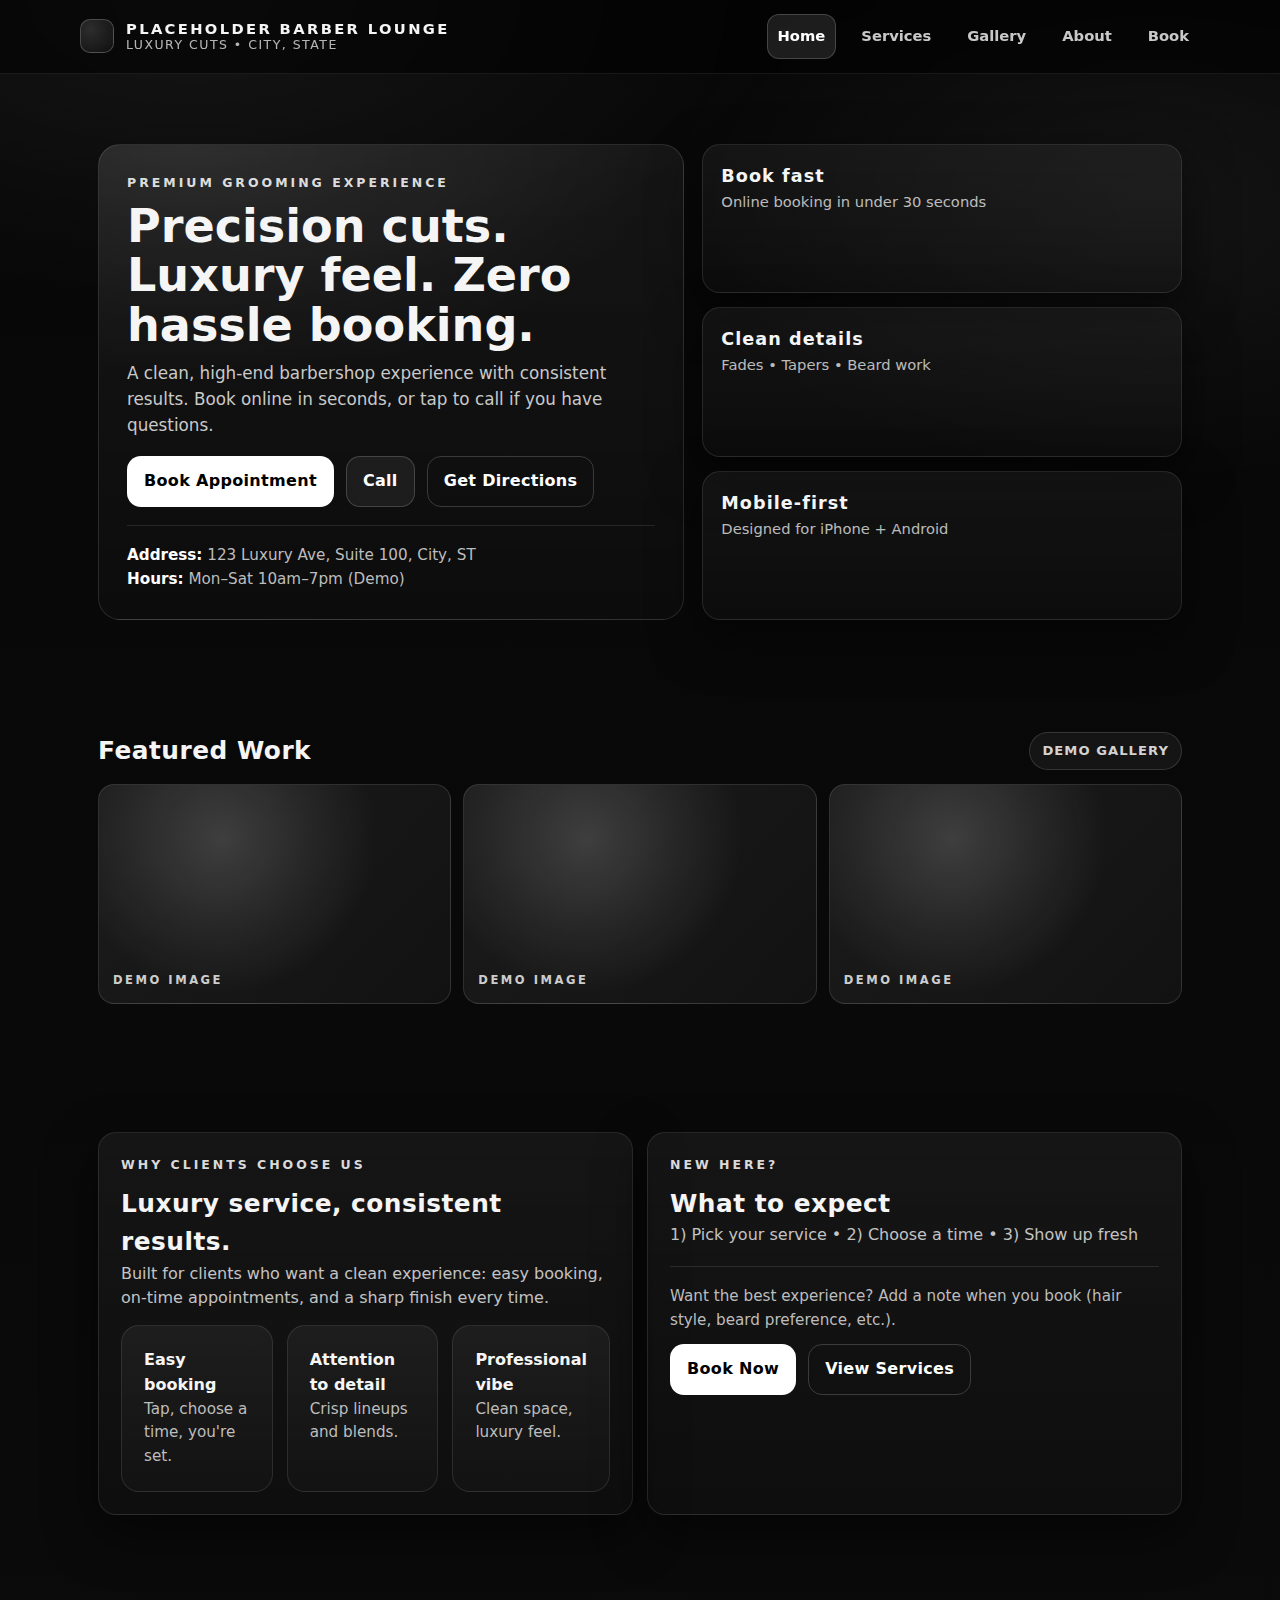
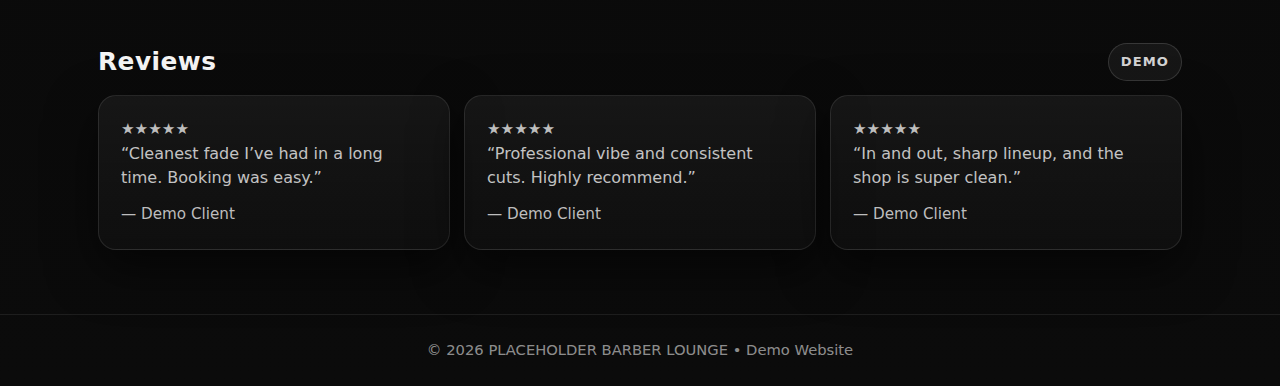
<file: index.html>
<!doctype html>
<html lang="en">
<head>
  <meta charset="UTF-8" />
  <meta name="viewport" content="width=device-width, initial-scale=1.0" />
  <title>Black & White Barber Lounge | Demo</title>
  <meta name="description" content="Luxury black & white barber website demo. Booking, services, gallery, location, and mobile-first design." />
  <link rel="stylesheet" href="styles.css" />
</head>
<body>

<header>
  <div class="container header-inner">
    <a class="brand" href="index.html">
      <div class="logo-mark" aria-hidden="true"></div>
      <div class="brand-text">
        <div class="brand-name">PLACEHOLDER BARBER LOUNGE</div>
        <div class="brand-sub">Luxury Cuts • City, State</div>
      </div>
    </a>

    <nav>
      <a class="active" href="index.html">Home</a>
      <a href="services.html">Services</a>
      <a href="gallery.html">Gallery</a>
      <a href="about.html">About</a>
      <a href="booking.html">Book</a>
    </nav>
  </div>
</header>

<main>
  <section class="hero">
    <div class="container hero-grid">
      <div class="hero-card">
        <div class="kicker">Premium grooming experience</div>
        <h1>Precision cuts. Luxury feel. Zero hassle booking.</h1>
        <p>
          A clean, high-end barbershop experience with consistent results.
          Book online in seconds, or tap to call if you have questions.
        </p>

        <div class="hero-actions">
          <a class="btn primary" id="bookBtn" href="booking.html">Book Appointment</a>
          <a class="btn" id="callBtn">Call</a>
          <a class="btn ghost" id="directionsBtn" target="_blank" rel="noopener">Get Directions</a>
        </div>

        <hr class="sep" />

        <div class="small">
          <strong style="color:#fff">Address:</strong> 123 Luxury Ave, Suite 100, City, ST<br>
          <strong style="color:#fff">Hours:</strong> Mon–Sat 10am–7pm (Demo)
        </div>
      </div>

      <div class="hero-side">
        <div class="card pad stat">
          <strong>Book fast</strong>
          <span>Online booking in under 30 seconds</span>
        </div>
        <div class="card pad stat">
          <strong>Clean details</strong>
          <span>Fades • Tapers • Beard work</span>
        </div>
        <div class="card pad stat">
          <strong>Mobile-first</strong>
          <span>Designed for iPhone + Android</span>
        </div>
      </div>
    </div>
  </section>

  <section class="section">
    <div class="container">
      <div class="title-row">
        <h2>Featured Work</h2>
        <span class="pill">Demo Gallery</span>
      </div>

      <div class="gallery-grid">
        <div class="ph"></div>
        <div class="ph"></div>
        <div class="ph"></div>
      </div>
    </div>
  </section>

  <section class="section">
    <div class="container grid-2">
      <div class="card pad">
        <div class="kicker">Why clients choose us</div>
        <h2 style="margin-top:10px">Luxury service, consistent results.</h2>
        <p>
          Built for clients who want a clean experience: easy booking, on-time appointments,
          and a sharp finish every time.
        </p>
        <div class="grid-3" style="margin-top:14px">
          <div class="card pad" style="box-shadow:none">
            <strong>Easy booking</strong>
            <div class="small">Tap, choose a time, you're set.</div>
          </div>
          <div class="card pad" style="box-shadow:none">
            <strong>Attention to detail</strong>
            <div class="small">Crisp lineups and blends.</div>
          </div>
          <div class="card pad" style="box-shadow:none">
            <strong>Professional vibe</strong>
            <div class="small">Clean space, luxury feel.</div>
          </div>
        </div>
      </div>

      <div class="card pad">
        <div class="kicker">New here?</div>
        <h2 style="margin-top:10px">What to expect</h2>
        <p>1) Pick your service • 2) Choose a time • 3) Show up fresh</p>
        <hr class="sep" />
        <p class="small">
          Want the best experience? Add a note when you book (hair style, beard preference, etc.).
        </p>
        <div style="display:flex;gap:12px;flex-wrap:wrap;margin-top:10px">
          <a class="btn primary" href="booking.html">Book Now</a>
          <a class="btn ghost" href="services.html">View Services</a>
        </div>
      </div>
    </div>
  </section>

  <section class="section">
    <div class="container">
      <div class="title-row">
        <h2>Reviews</h2>
        <span class="pill">Demo</span>
      </div>

      <div class="grid-3">
        <div class="card pad">
          <div class="small">★★★★★</div>
          <p>“Cleanest fade I’ve had in a long time. Booking was easy.”</p>
          <div class="small">— Demo Client</div>
        </div>
        <div class="card pad">
          <div class="small">★★★★★</div>
          <p>“Professional vibe and consistent cuts. Highly recommend.”</p>
          <div class="small">— Demo Client</div>
        </div>
        <div class="card pad">
          <div class="small">★★★★★</div>
          <p>“In and out, sharp lineup, and the shop is super clean.”</p>
          <div class="small">— Demo Client</div>
        </div>
      </div>
    </div>
  </section>
</main>

<!-- sticky mobile CTA -->
<a class="mobile-book" href="booking.html">Book Appointment</a>

<footer>
  <div class="container">
    © <span id="y"></span> PLACEHOLDER BARBER LOUNGE • Demo Website
  </div>
</footer>

<script>
  // year
  document.getElementById("y").textContent = new Date().getFullYear();

  // SMART CALL + MAPS (one button each)
  (function () {
    const phoneNumber = "+10000000000"; // TODO replace
    const address = "123 Luxury Ave Suite 100, City, ST"; // TODO replace

    const appleMaps = "https://maps.apple.com/?daddr=" + encodeURIComponent(address);
    const googleMaps = "https://www.google.com/maps/dir/?api=1&destination=" + encodeURIComponent(address);

    const isApple = /iPhone|iPad|iPod|Macintosh/.test(navigator.userAgent);

    const callBtn = document.getElementById("callBtn");
    if (callBtn) callBtn.href = "tel:" + phoneNumber;

    const dirBtn = document.getElementById("directionsBtn");
    if (dirBtn) dirBtn.href = isApple ? appleMaps : googleMaps;
  })();
</script>

</body>
</html>
</file>
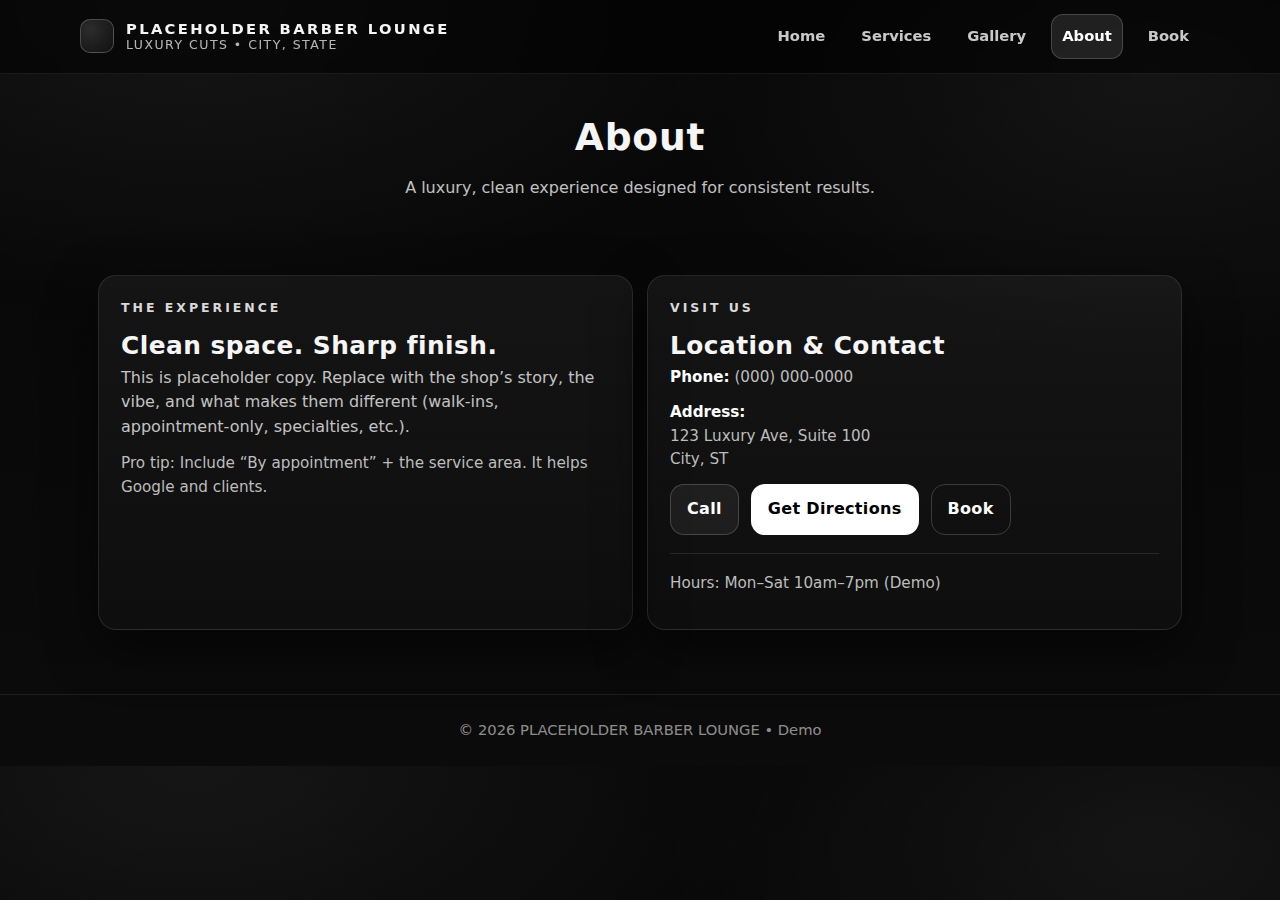
<file: about.html>
<!doctype html>
<html lang="en">
<head>
  <meta charset="UTF-8" />
  <meta name="viewport" content="width=device-width, initial-scale=1.0" />
  <title>About | Demo Barber Lounge</title>
  <link rel="stylesheet" href="styles.css" />
</head>
<body>

<header>
  <div class="container header-inner">
    <a class="brand" href="index.html">
      <div class="logo-mark" aria-hidden="true"></div>
      <div class="brand-text">
        <div class="brand-name">PLACEHOLDER BARBER LOUNGE</div>
        <div class="brand-sub">Luxury Cuts • City, State</div>
      </div>
    </a>

    <nav>
      <a href="index.html">Home</a>
      <a href="services.html">Services</a>
      <a href="gallery.html">Gallery</a>
      <a class="active" href="about.html">About</a>
      <a href="booking.html">Book</a>
    </nav>
  </div>
</header>

<main>
  <div class="page-title container">
    <h1>About</h1>
    <p>A luxury, clean experience designed for consistent results.</p>
  </div>

  <section class="section">
    <div class="container grid-2">
      <div class="card pad">
        <div class="kicker">The experience</div>
        <h2 style="margin-top:10px">Clean space. Sharp finish.</h2>
        <p>
          This is placeholder copy. Replace with the shop’s story, the vibe, and what makes
          them different (walk-ins, appointment-only, specialties, etc.).
        </p>
        <p class="small">
          Pro tip: Include “By appointment” + the service area. It helps Google and clients.
        </p>
      </div>

      <div class="card pad">
        <div class="kicker">Visit us</div>
        <h2 style="margin-top:10px">Location & Contact</h2>

        <p class="small"><strong style="color:#fff">Phone:</strong> (000) 000-0000</p>
        <p class="small">
          <strong style="color:#fff">Address:</strong><br>
          123 Luxury Ave, Suite 100<br>
          City, ST
        </p>

        <div style="display:flex;gap:12px;flex-wrap:wrap;margin-top:10px">
          <a class="btn" id="callBtnAbout">Call</a>
          <a class="btn primary" id="directionsBtnAbout" target="_blank" rel="noopener">Get Directions</a>
          <a class="btn ghost" href="booking.html">Book</a>
        </div>

        <hr class="sep" />
        <p class="small">Hours: Mon–Sat 10am–7pm (Demo)</p>
      </div>
    </div>
  </section>
</main>

<a class="mobile-book" href="booking.html">Book Appointment</a>

<footer>
  <div class="container">© <span id="y"></span> PLACEHOLDER BARBER LOUNGE • Demo</div>
</footer>

<script>
  document.getElementById("y").textContent = new Date().getFullYear();

  (function () {
    const phoneNumber = "+10000000000"; // TODO replace
    const address = "123 Luxury Ave Suite 100, City, ST"; // TODO replace

    const appleMaps = "https://maps.apple.com/?daddr=" + encodeURIComponent(address);
    const googleMaps = "https://www.google.com/maps/dir/?api=1&destination=" + encodeURIComponent(address);
    const isApple = /iPhone|iPad|iPod|Macintosh/.test(navigator.userAgent);

    const callBtn = document.getElementById("callBtnAbout");
    if (callBtn) callBtn.href = "tel:" + phoneNumber;

    const dirBtn = document.getElementById("directionsBtnAbout");
    if (dirBtn) dirBtn.href = isApple ? appleMaps : googleMaps;
  })();
</script>

</body>
</html>
</file>
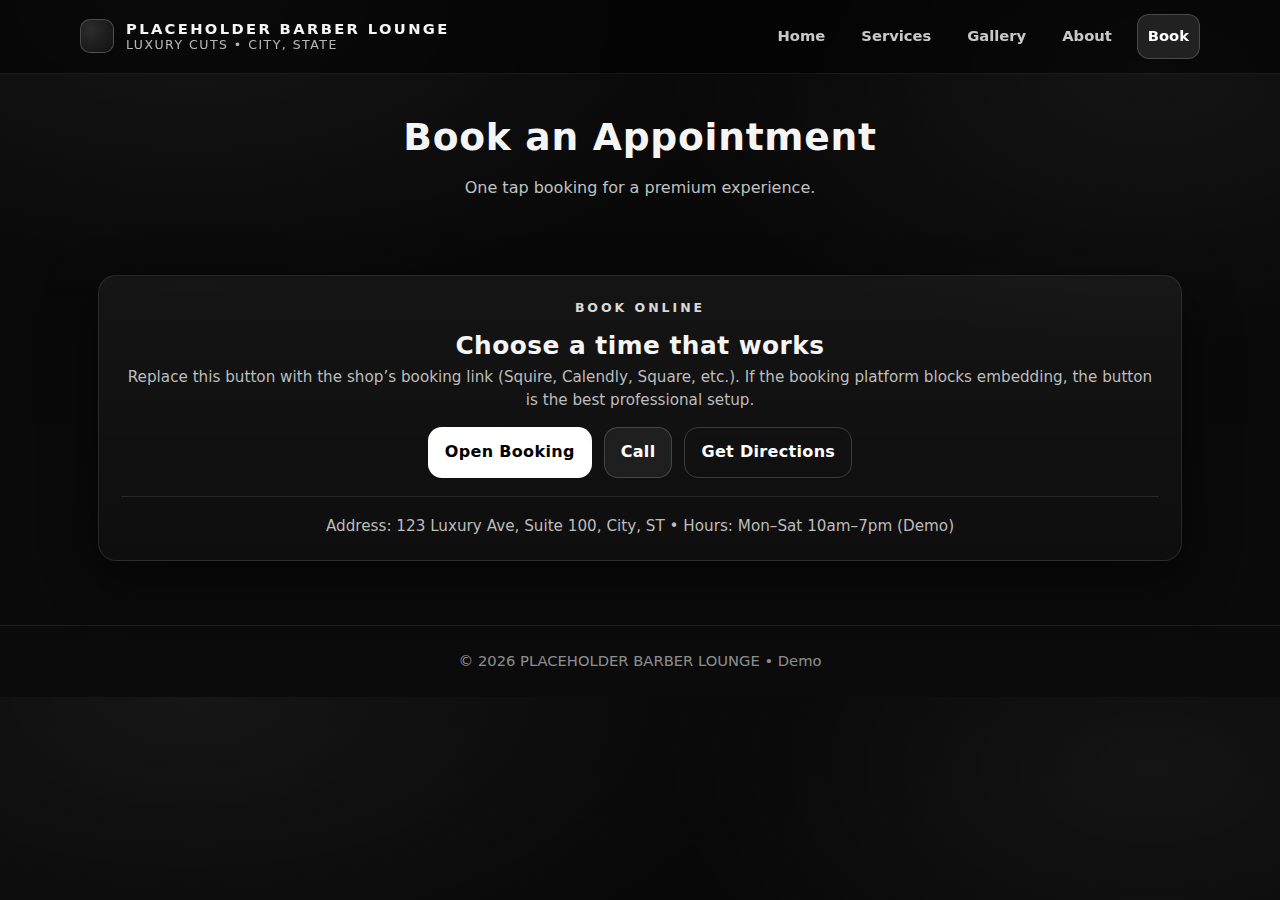
<file: booking.html>
<!doctype html>
<html lang="en">
<head>
  <meta charset="UTF-8" />
  <meta name="viewport" content="width=device-width, initial-scale=1.0" />
  <title>Book | Demo Barber Lounge</title>
  <link rel="stylesheet" href="styles.css" />
</head>
<body>

<header>
  <div class="container header-inner">
    <a class="brand" href="index.html">
      <div class="logo-mark" aria-hidden="true"></div>
      <div class="brand-text">
        <div class="brand-name">PLACEHOLDER BARBER LOUNGE</div>
        <div class="brand-sub">Luxury Cuts • City, State</div>
      </div>
    </a>

    <nav>
      <a href="index.html">Home</a>
      <a href="services.html">Services</a>
      <a href="gallery.html">Gallery</a>
      <a href="about.html">About</a>
      <a class="active" href="booking.html">Book</a>
    </nav>
  </div>
</header>

<main>
  <div class="page-title container">
    <h1>Book an Appointment</h1>
    <p>One tap booking for a premium experience.</p>
  </div>

  <section class="section">
    <div class="container">
      <div class="card pad" style="text-align:center">
        <div class="kicker">Book online</div>
        <h2 style="margin-top:10px">Choose a time that works</h2>
        <p class="small">
          Replace this button with the shop’s booking link (Squire, Calendly, Square, etc.).
          If the booking platform blocks embedding, the button is the best professional setup.
        </p>

        <div style="display:flex;gap:12px;justify-content:center;flex-wrap:wrap;margin-top:14px">
          <a class="btn primary" id="bookingLink" target="_blank" rel="noopener" href="https://example.com">
            Open Booking
          </a>
          <a class="btn" id="callBtnBook">Call</a>
          <a class="btn ghost" id="directionsBtnBook" target="_blank" rel="noopener">Get Directions</a>
        </div>

        <hr class="sep" />
        <p class="small" style="margin-bottom:0">
          Address: 123 Luxury Ave, Suite 100, City, ST • Hours: Mon–Sat 10am–7pm (Demo)
        </p>
      </div>
    </div>
  </section>
</main>

<a class="mobile-book" href="https://example.com" target="_blank" rel="noopener">Book Appointment</a>

<footer>
  <div class="container">© <span id="y"></span> PLACEHOLDER BARBER LOUNGE • Demo</div>
</footer>

<script>
  document.getElementById("y").textContent = new Date().getFullYear();

  (function () {
    const phoneNumber = "+10000000000"; // TODO replace
    const address = "123 Luxury Ave Suite 100, City, ST"; // TODO replace
    const bookingUrl = "https://example.com"; // TODO replace

    const appleMaps = "https://maps.apple.com/?daddr=" + encodeURIComponent(address);
    const googleMaps = "https://www.google.com/maps/dir/?api=1&destination=" + encodeURIComponent(address);
    const isApple = /iPhone|iPad|iPod|Macintosh/.test(navigator.userAgent);

    const callBtn = document.getElementById("callBtnBook");
    if (callBtn) callBtn.href = "tel:" + phoneNumber;

    const dirBtn = document.getElementById("directionsBtnBook");
    if (dirBtn) dirBtn.href = isApple ? appleMaps : googleMaps;

    const book = document.getElementById("bookingLink");
    if (book) book.href = bookingUrl;

    const mobileBook = document.querySelector(".mobile-book");
    if (mobileBook) mobileBook.href = bookingUrl;
  })();
</script>

</body>
</html>
</file>
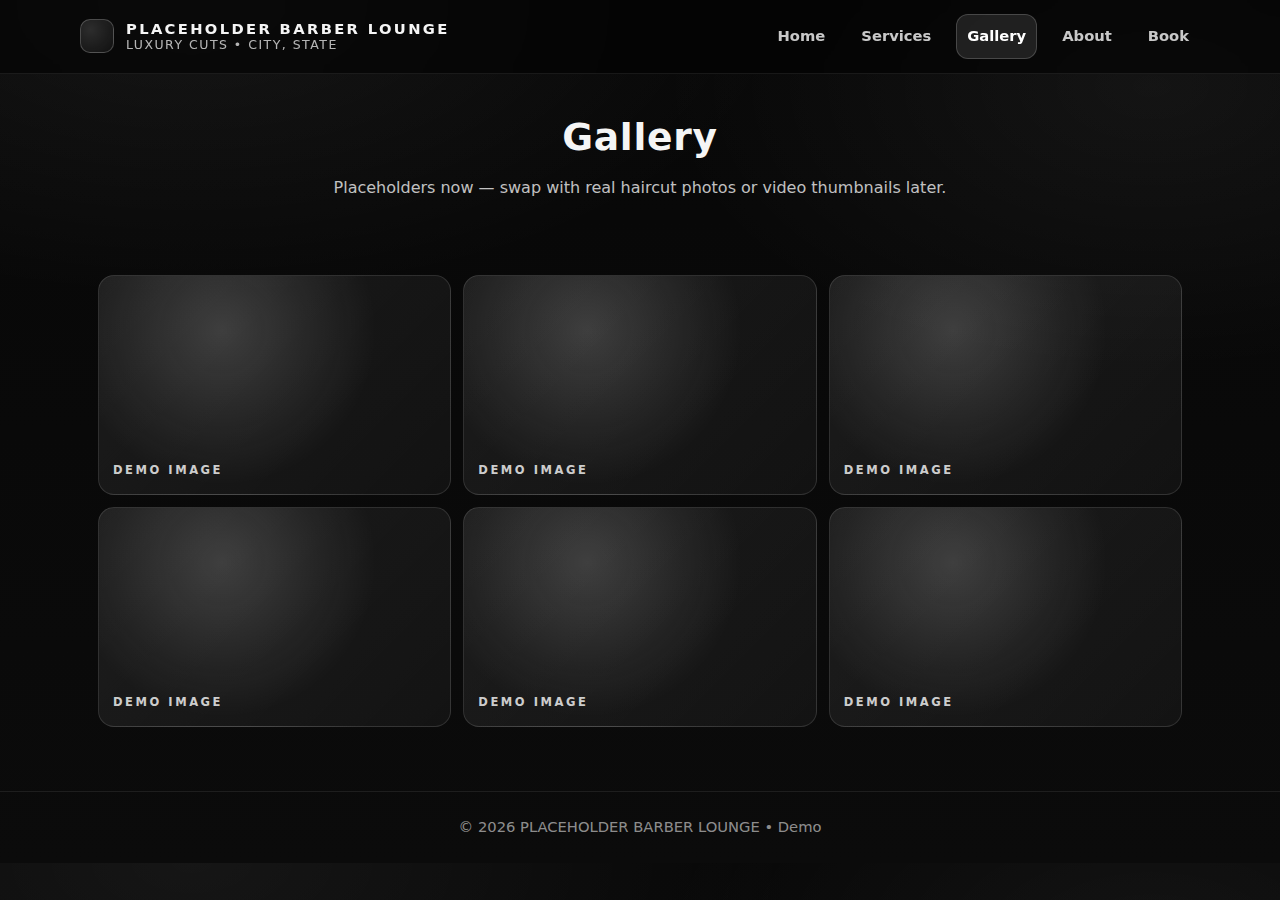
<file: gallery.html>
<!doctype html>
<html lang="en">
<head>
  <meta charset="UTF-8" />
  <meta name="viewport" content="width=device-width, initial-scale=1.0" />
  <title>Gallery | Demo Barber Lounge</title>
  <link rel="stylesheet" href="styles.css" />
</head>
<body>

<header>
  <div class="container header-inner">
    <a class="brand" href="index.html">
      <div class="logo-mark" aria-hidden="true"></div>
      <div class="brand-text">
        <div class="brand-name">PLACEHOLDER BARBER LOUNGE</div>
        <div class="brand-sub">Luxury Cuts • City, State</div>
      </div>
    </a>

    <nav>
      <a href="index.html">Home</a>
      <a href="services.html">Services</a>
      <a class="active" href="gallery.html">Gallery</a>
      <a href="about.html">About</a>
      <a href="booking.html">Book</a>
    </nav>
  </div>
</header>

<main>
  <div class="page-title container">
    <h1>Gallery</h1>
    <p>Placeholders now — swap with real haircut photos or video thumbnails later.</p>
  </div>

  <section class="section">
    <div class="container">
      <div class="gallery-grid">
        <div class="ph"></div>
        <div class="ph"></div>
        <div class="ph"></div>
        <div class="ph"></div>
        <div class="ph"></div>
        <div class="ph"></div>
      </div>
    </div>
  </section>
</main>

<a class="mobile-book" href="booking.html">Book Appointment</a>

<footer>
  <div class="container">© <span id="y"></span> PLACEHOLDER BARBER LOUNGE • Demo</div>
</footer>

<script>document.getElementById("y").textContent=new Date().getFullYear();</script>
</body>
</html>
</file>
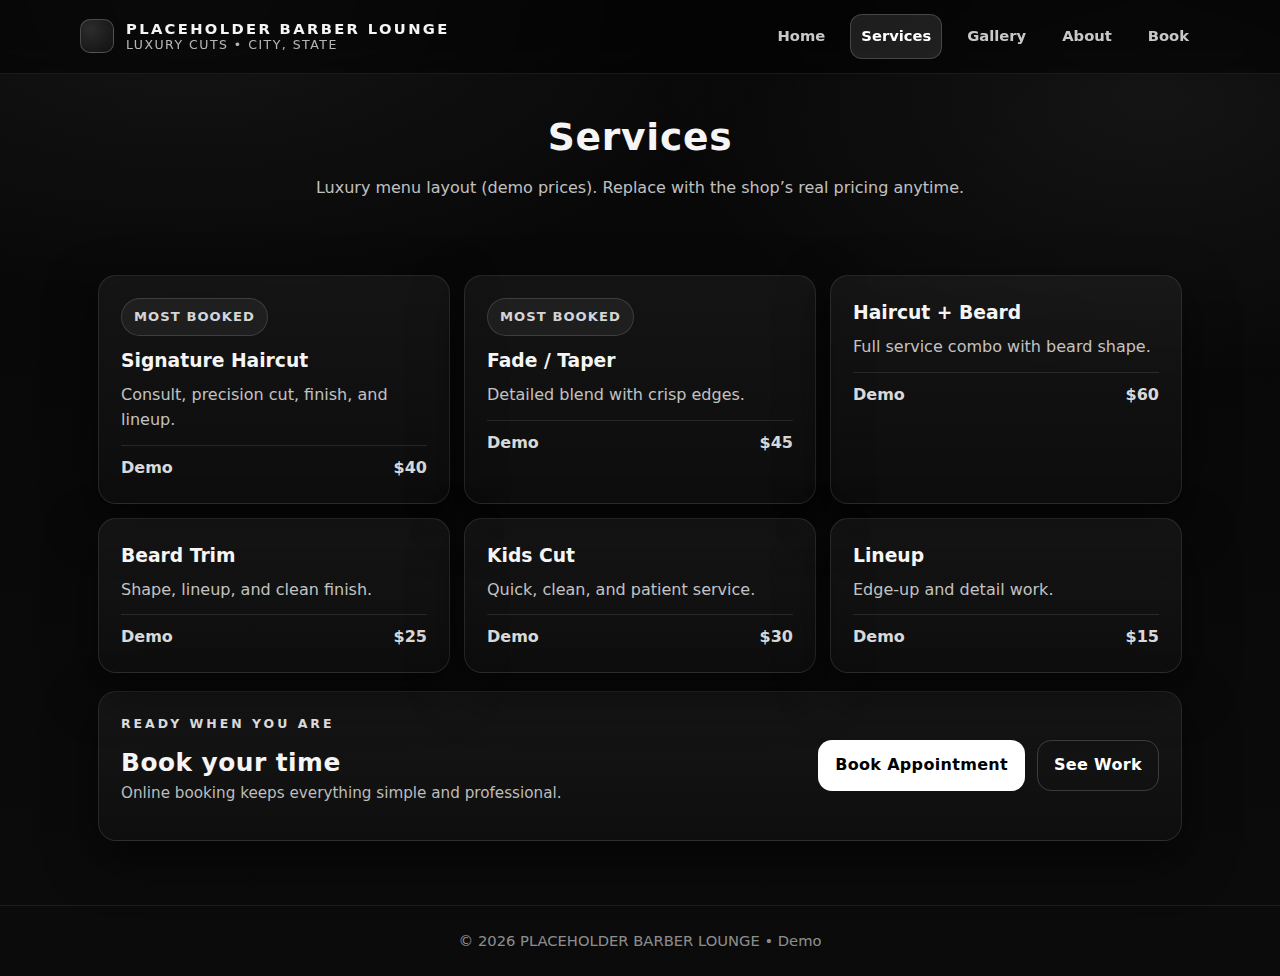
<file: services.html>
<!doctype html>
<html lang="en">
<head>
  <meta charset="UTF-8" />
  <meta name="viewport" content="width=device-width, initial-scale=1.0" />
  <title>Services | Demo Barber Lounge</title>
  <link rel="stylesheet" href="styles.css" />
</head>
<body>

<header>
  <div class="container header-inner">
    <a class="brand" href="index.html">
      <div class="logo-mark" aria-hidden="true"></div>
      <div class="brand-text">
        <div class="brand-name">PLACEHOLDER BARBER LOUNGE</div>
        <div class="brand-sub">Luxury Cuts • City, State</div>
      </div>
    </a>

    <nav>
      <a href="index.html">Home</a>
      <a class="active" href="services.html">Services</a>
      <a href="gallery.html">Gallery</a>
      <a href="about.html">About</a>
      <a href="booking.html">Book</a>
    </nav>
  </div>
</header>

<main>
  <div class="page-title container">
    <h1>Services</h1>
    <p>Luxury menu layout (demo prices). Replace with the shop’s real pricing anytime.</p>
  </div>

  <section class="section">
    <div class="container grid-3">
      <div class="card pad service">
        <span class="pill">Most Booked</span>
        <h3 style="margin-top:10px">Signature Haircut</h3>
        <p>Consult, precision cut, finish, and lineup.</p>
        <div class="price"><span>Demo</span><span>$40</span></div>
      </div>

      <div class="card pad service">
        <span class="pill">Most Booked</span>
        <h3 style="margin-top:10px">Fade / Taper</h3>
        <p>Detailed blend with crisp edges.</p>
        <div class="price"><span>Demo</span><span>$45</span></div>
      </div>

      <div class="card pad service">
        <h3>Haircut + Beard</h3>
        <p>Full service combo with beard shape.</p>
        <div class="price"><span>Demo</span><span>$60</span></div>
      </div>

      <div class="card pad service">
        <h3>Beard Trim</h3>
        <p>Shape, lineup, and clean finish.</p>
        <div class="price"><span>Demo</span><span>$25</span></div>
      </div>

      <div class="card pad service">
        <h3>Kids Cut</h3>
        <p>Quick, clean, and patient service.</p>
        <div class="price"><span>Demo</span><span>$30</span></div>
      </div>

      <div class="card pad service">
        <h3>Lineup</h3>
        <p>Edge-up and detail work.</p>
        <div class="price"><span>Demo</span><span>$15</span></div>
      </div>
    </div>

    <div class="container" style="margin-top:18px">
      <div class="card pad" style="display:flex;gap:12px;flex-wrap:wrap;align-items:center;justify-content:space-between">
        <div>
          <div class="kicker">Ready when you are</div>
          <h2 style="margin-top:10px">Book your time</h2>
          <p class="small">Online booking keeps everything simple and professional.</p>
        </div>
        <div style="display:flex;gap:12px;flex-wrap:wrap">
          <a class="btn primary" href="booking.html">Book Appointment</a>
          <a class="btn ghost" href="gallery.html">See Work</a>
        </div>
      </div>
    </div>
  </section>
</main>

<a class="mobile-book" href="booking.html">Book Appointment</a>

<footer>
  <div class="container">© <span id="y"></span> PLACEHOLDER BARBER LOUNGE • Demo</div>
</footer>

<script>document.getElementById("y").textContent=new Date().getFullYear();</script>
</body>
</html>
</file>
<file: styles.css>
:root{
  --bg:#070707;
  --bg2:#0b0b0b;
  --card:#0f0f0f;
  --text:#f5f5f5;
  --muted:#bdbdbd;
  --line:rgba(255,255,255,.10);

  --white:#ffffff;
  --black:#000000;

  --radius:18px;
  --shadow: 0 18px 50px rgba(0,0,0,.55);

  --max: 1120px;
}

*{box-sizing:border-box}
html,body{margin:0;padding:0}
body{
  font-family: ui-sans-serif, system-ui, -apple-system, Segoe UI, Roboto, Helvetica, Arial, sans-serif;
  background:
    radial-gradient(1000px 500px at 15% 0%, rgba(255,255,255,.06), transparent 60%),
    radial-gradient(900px 520px at 90% 10%, rgba(255,255,255,.05), transparent 55%),
    linear-gradient(180deg, var(--bg), var(--bg2));
  color:var(--text);
  line-height:1.55;
}

a{color:inherit;text-decoration:none}
img{max-width:100%;display:block}

.container{max-width:var(--max);margin:0 auto;padding:0 18px}
.section{padding:64px 0}
.small{font-size:.95rem;color:var(--muted)}
.kicker{
  color: rgba(255,255,255,.85);
  letter-spacing:.24em;
  text-transform:uppercase;
  font-weight:800;
  font-size:.78rem;
}

.card{
  background: linear-gradient(180deg, rgba(255,255,255,.05), rgba(255,255,255,.02));
  border:1px solid var(--line);
  border-radius:var(--radius);
  box-shadow: var(--shadow);
}
.pad{padding:22px}

hr.sep{
  border:none;
  border-top:1px solid rgba(255,255,255,.10);
  margin:18px 0;
}

/* HEADER */
header{
  position:sticky;
  top:0;
  z-index:50;
  background: rgba(0,0,0,.55);
  backdrop-filter: blur(10px);
  border-bottom: 1px solid rgba(255,255,255,.08);
}
.header-inner{
  display:flex;
  align-items:center;
  justify-content:space-between;
  gap:14px;
  padding:14px 0;
}

.brand{
  display:flex;
  align-items:center;
  gap:12px;
  min-width: 240px;
}
.logo-mark{
  width:34px;height:34px;
  border-radius:10px;
  border:1px solid rgba(255,255,255,.22);
  background: radial-gradient(circle at 30% 30%, rgba(255,255,255,.15), rgba(255,255,255,.03));
}
.brand-text{
  display:flex;
  flex-direction:column;
  line-height:1.1;
}
.brand-name{
  font-weight:900;
  letter-spacing:.16em;
  text-transform:uppercase;
  font-size:.92rem;
}
.brand-sub{
  color: rgba(255,255,255,.70);
  font-size:.78rem;
  letter-spacing:.12em;
  text-transform:uppercase;
}

nav{
  display:flex;
  gap:14px;
  align-items:center;
  flex-wrap:wrap;
  justify-content:flex-end;
}
nav a{
  color: rgba(255,255,255,.78);
  font-weight:700;
  font-size:.92rem;
  padding:10px 10px;
  border-radius:12px;
  border:1px solid transparent;
}
nav a:hover{
  background: rgba(255,255,255,.06);
  border-color: rgba(255,255,255,.10);
}
nav a.active{
  background: rgba(255,255,255,.10);
  border-color: rgba(255,255,255,.18);
  color: var(--white);
}

/* BUTTONS */
.btn{
  display:inline-flex;
  align-items:center;
  justify-content:center;
  gap:10px;
  padding:12px 16px;
  border-radius:14px;
  border:1px solid rgba(255,255,255,.18);
  background: rgba(255,255,255,.06);
  color: var(--white);
  font-weight:850;
  letter-spacing:.02em;
  transition: transform .08s ease, background .2s ease, border-color .2s ease;
}
.btn:hover{background: rgba(255,255,255,.10)}
.btn:active{transform: translateY(1px)}

.btn.primary{
  background: var(--white);
  color: var(--black);
  border-color: rgba(255,255,255,.35);
}
.btn.primary:hover{filter: brightness(0.97)}

.btn.ghost{
  background: transparent;
  border-color: rgba(255,255,255,.18);
}

/* HERO */
.hero{padding:70px 0 48px}
.hero-grid{
  display:grid;
  grid-template-columns: 1.1fr .9fr;
  gap:18px;
  align-items:stretch;
}
.hero-card{
  padding:28px;
  border-radius: calc(var(--radius) + 4px);
  border:1px solid rgba(255,255,255,.12);
  background:
    radial-gradient(800px 400px at 15% 0%, rgba(255,255,255,.08), transparent 60%),
    linear-gradient(180deg, rgba(255,255,255,.06), rgba(255,255,255,.02));
}
.hero h1{
  margin:10px 0 10px;
  font-size: clamp(2.1rem, 3.6vw, 3.1rem);
  line-height:1.07;
}
.hero p{
  margin:0 0 18px;
  color: rgba(255,255,255,.78);
  font-size:1.05rem;
  max-width: 56ch;
}
.hero-actions{
  display:flex;
  flex-wrap:wrap;
  gap:12px;
  margin-top:12px;
}
.hero-side{
  display:grid;
  gap:14px;
}
.stat{
  padding:18px;
}
.stat strong{
  display:block;
  font-size:1.1rem;
  letter-spacing:.06em;
}
.stat span{
  color: rgba(255,255,255,.72);
  font-size:.92rem;
}

/* SECTIONS */
.grid-3{
  display:grid;
  grid-template-columns: repeat(3, 1fr);
  gap:14px;
}
.grid-2{
  display:grid;
  grid-template-columns: 1fr 1fr;
  gap:14px;
}
.title-row{
  display:flex;
  align-items:flex-end;
  justify-content:space-between;
  gap:18px;
  margin-bottom:14px;
}
h2{
  margin:0;
  font-size:1.55rem;
  letter-spacing:.02em;
}
h3{margin:0 0 8px}
p{margin:0 0 12px;color: rgba(255,255,255,.75)}

/* SERVICE CARDS */
.service .price{
  display:flex;
  align-items:center;
  justify-content:space-between;
  gap:12px;
  padding-top:10px;
  margin-top:10px;
  border-top:1px solid rgba(255,255,255,.10);
  color: rgba(255,255,255,.86);
  font-weight:900;
}
.pill{
  display:inline-flex;
  align-items:center;
  gap:8px;
  padding:8px 12px;
  border-radius:999px;
  border:1px solid rgba(255,255,255,.14);
  background: rgba(255,255,255,.05);
  color: rgba(255,255,255,.82);
  font-weight:800;
  font-size:.82rem;
  letter-spacing:.08em;
  text-transform:uppercase;
}

/* GALLERY PLACEHOLDERS */
.gallery-grid{
  display:grid;
  grid-template-columns: repeat(3, 1fr);
  gap:12px;
}
.ph{
  height: 220px;
  border-radius: 16px;
  border: 1px solid rgba(255,255,255,.12);
  background:
    radial-gradient(circle at 35% 25%, rgba(255,255,255,.18), rgba(255,255,255,.02) 55%),
    linear-gradient(135deg, rgba(255,255,255,.06), rgba(255,255,255,.02));
  position:relative;
  overflow:hidden;
}
.ph::after{
  content:"DEMO IMAGE";
  position:absolute;
  left:14px; bottom:14px;
  color: rgba(255,255,255,.80);
  font-weight:900;
  letter-spacing:.22em;
  font-size:.72rem;
}

/* PAGE TITLE */
.page-title{padding:34px 0 10px}
.page-title h1{
  margin:0;
  text-align:center;
  font-size: clamp(1.9rem, 3vw, 2.35rem);
  letter-spacing:.02em;
}
.page-title p{
  margin:10px auto 0;
  text-align:center;
  max-width: 760px;
  color: rgba(255,255,255,.75);
}

/* FOOTER */
footer{
  border-top: 1px solid rgba(255,255,255,.08);
  padding:24px 0;
  text-align:center;
  color: rgba(255,255,255,.55);
  font-size:.92rem;
}

/* STICKY MOBILE BOOK BUTTON */
.mobile-book{
  display:none;
  position:fixed;
  left:12px;
  right:12px;
  bottom:12px;
  z-index:999;
  padding:14px 16px;
  border-radius:16px;
  background: var(--white);
  color: var(--black);
  text-align:center;
  font-weight:950;
  letter-spacing:.04em;
  box-shadow: 0 18px 55px rgba(0,0,0,.65);
}

/* MOBILE */
@media (max-width: 900px){
  .hero-grid{grid-template-columns:1fr}
  .grid-3{grid-template-columns:1fr}
  .grid-2{grid-template-columns:1fr}
  .gallery-grid{grid-template-columns:1fr}

  .header-inner{flex-direction:column;align-items:stretch}
  .brand{justify-content:center;min-width:auto}
  nav{
    justify-content:space-between;
    gap:8px;
  }
  nav a{
    flex:1;
    text-align:center;
    padding:10px 8px;
  }

  body{padding-bottom:80px}
  .mobile-book{display:block}
}
</file>
